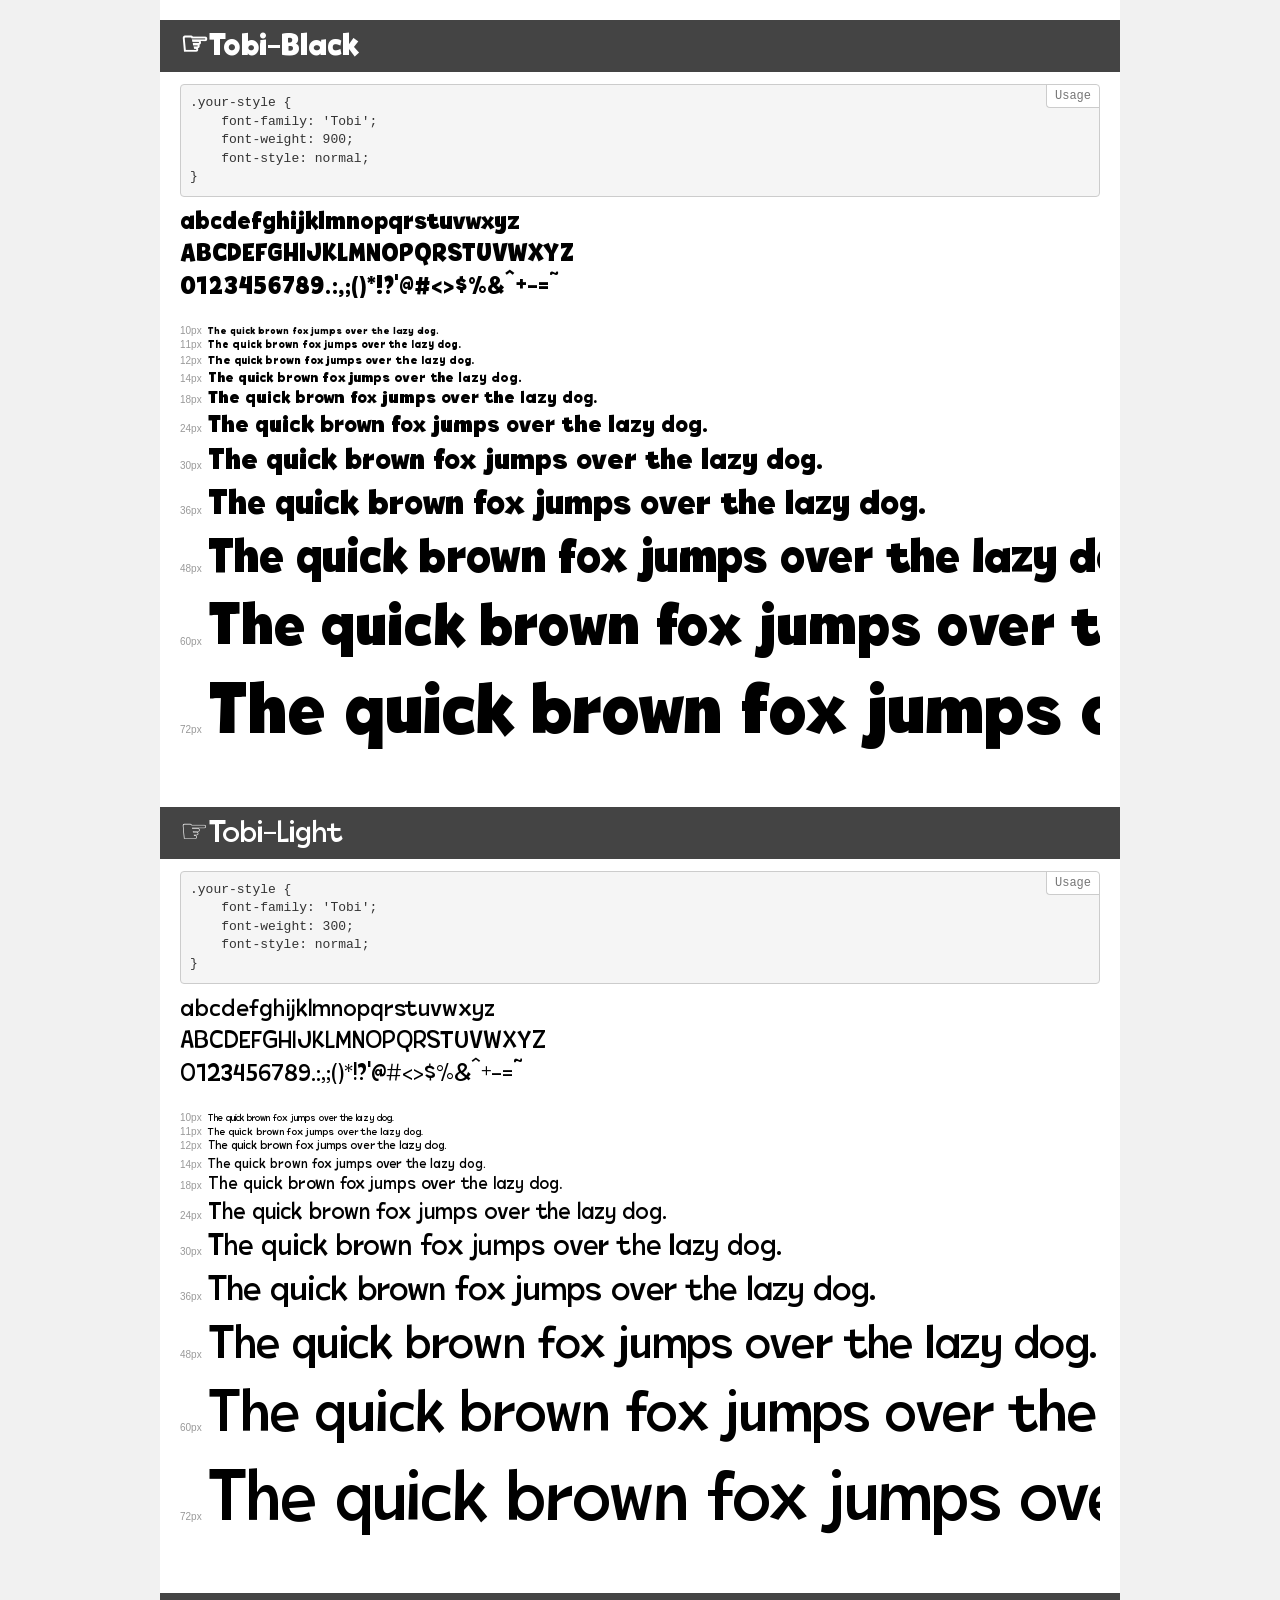
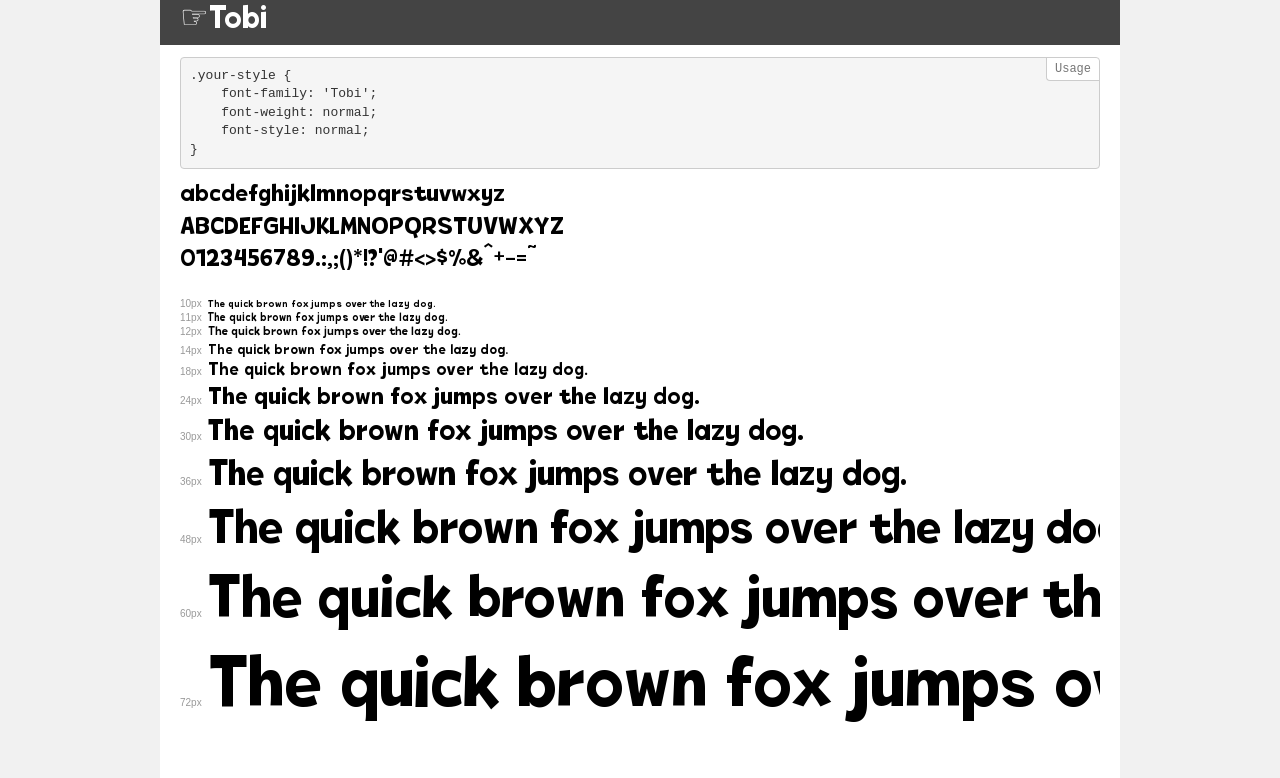
<file: docs/fonts/demo.html>
<!DOCTYPE html>
<html>
<head>
    <meta charset="utf-8">
    <meta http-equiv="X-UA-Compatible" content="IE=edge">
    <meta name="viewport" content="width=device-width, initial-scale=1">
    <meta name="robots" content="noindex, noarchive">
    <meta name="format-detection" content="telephone=no">
    <title>Transfonter demo</title>
    <link href="stylesheet.css" rel="stylesheet">
    <style>
        /*
        http://meyerweb.com/eric/tools/css/reset/
        v2.0 | 20110126
        License: none (public domain)
        */
        html, body, div, span, applet, object, iframe,
        h1, h2, h3, h4, h5, h6, p, blockquote, pre,
        a, abbr, acronym, address, big, cite, code,
        del, dfn, em, img, ins, kbd, q, s, samp,
        small, strike, strong, sub, sup, tt, var,
        b, u, i, center,
        dl, dt, dd, ol, ul, li,
        fieldset, form, label, legend,
        table, caption, tbody, tfoot, thead, tr, th, td,
        article, aside, canvas, details, embed,
        figure, figcaption, footer, header, hgroup,
        menu, nav, output, ruby, section, summary,
        time, mark, audio, video {
            margin: 0;
            padding: 0;
            border: 0;
            font-size: 100%;
            font: inherit;
            vertical-align: baseline;
        }
        /* HTML5 display-role reset for older browsers */
        article, aside, details, figcaption, figure,
        footer, header, hgroup, menu, nav, section {
            display: block;
        }
        body {
            line-height: 1;
        }
        ol, ul {
            list-style: none;
        }
        blockquote, q {
            quotes: none;
        }
        blockquote:before, blockquote:after,
        q:before, q:after {
            content: '';
            content: none;
        }
        table {
            border-collapse: collapse;
            border-spacing: 0;
        }
        /* common styles */
        body {
            background: #f1f1f1;
            color: #000;
        }
        .page {
            background: #fff;
            width: 920px;
            margin: 0 auto;
            padding: 20px 20px 0 20px;
            overflow: hidden;
        }
        .font-container {
            overflow-x: auto;
            overflow-y: hidden;
            margin-bottom: 40px;
            line-height: 1.3;
            white-space: nowrap;
            padding-bottom: 5px;
        }
        h1 {
            position: relative;
            background: #444;
            font-size: 32px;
            color: #fff;
            padding: 10px 20px;
            margin: 0 -20px 12px -20px;
        }
        .letters {
            font-size: 25px;
            margin-bottom: 20px;
        }
        .s10:before {
            content: '10px';
        }
        .s11:before {
            content: '11px';
        }
        .s12:before {
            content: '12px';
        }
        .s14:before {
            content: '14px';
        }
        .s18:before {
            content: '18px';
        }
        .s24:before {
            content: '24px';
        }
        .s30:before {
            content: '30px';
        }
        .s36:before {
            content: '36px';
        }
        .s48:before {
            content: '48px';
        }
        .s60:before {
            content: '60px';
        }
        .s72:before {
            content: '72px';
        }
        .s10:before, .s11:before, .s12:before, .s14:before,
        .s18:before, .s24:before, .s30:before, .s36:before,
        .s48:before, .s60:before, .s72:before {
            font-family: Arial, sans-serif;
            font-size: 10px;
            font-weight: normal;
            font-style: normal;
            color: #999;
            padding-right: 6px;
        }
        pre {
            display: block;
            position: relative;
            padding: 9px;
            margin: 0 0 10px;
            font-family: Monaco, Menlo, Consolas, "Courier New", monospace !important;
            font-size: 13px;
            line-height: 1.428571429;
            color: #333;
            font-weight: normal !important;
            font-style: normal !important;
            background-color: #f5f5f5;
            border: 1px solid #ccc;
            overflow-x: auto;
            border-radius: 4px;
        }
        pre:after {
            display: block;
            position: absolute;
            right: 0;
            top: 0;
            content: 'Usage';
            line-height: 1;
            padding: 5px 8px;
            font-size: 12px;
            color: #767676;
            background-color: #fff;
            border: 1px solid #ccc;
            border-right: none;
            border-top: none;
            border-radius: 0 4px 0 4px;
            z-index: 10;
        }
        /* responsive */
        @media (max-width: 959px) {
            .page {
                width: auto;
                margin: 0;
            }
        }
    </style>
</head>
<body>
<div class="page">
    <div class="demo" style="font-family: 'Tobi'; font-weight: 900; font-style: normal;">
        <h1>☞Tobi-Black</h1>
        <pre>.your-style {
    font-family: 'Tobi';
    font-weight: 900;
    font-style: normal;
}</pre>
        <div class="font-container">
            <p class="letters">
                abcdefghijklmnopqrstuvwxyz<br>
ABCDEFGHIJKLMNOPQRSTUVWXYZ<br>
                0123456789.:,;()*!?'@#<>$%&^+-=~
            </p>
            <p class="s10" style="font-size: 10px;">The quick brown fox jumps over the lazy dog.</p>
            <p class="s11" style="font-size: 11px;">The quick brown fox jumps over the lazy dog.</p>
            <p class="s12" style="font-size: 12px;">The quick brown fox jumps over the lazy dog.</p>
            <p class="s14" style="font-size: 14px;">The quick brown fox jumps over the lazy dog.</p>
            <p class="s18" style="font-size: 18px;">The quick brown fox jumps over the lazy dog.</p>
            <p class="s24" style="font-size: 24px;">The quick brown fox jumps over the lazy dog.</p>
            <p class="s30" style="font-size: 30px;">The quick brown fox jumps over the lazy dog.</p>
            <p class="s36" style="font-size: 36px;">The quick brown fox jumps over the lazy dog.</p>
            <p class="s48" style="font-size: 48px;">The quick brown fox jumps over the lazy dog.</p>
            <p class="s60" style="font-size: 60px;">The quick brown fox jumps over the lazy dog.</p>
            <p class="s72" style="font-size: 72px;">The quick brown fox jumps over the lazy dog.</p>
        </div>
    </div>
    <div class="demo" style="font-family: 'Tobi'; font-weight: 300; font-style: normal;">
        <h1>☞Tobi-Light</h1>
        <pre>.your-style {
    font-family: 'Tobi';
    font-weight: 300;
    font-style: normal;
}</pre>
        <div class="font-container">
            <p class="letters">
                abcdefghijklmnopqrstuvwxyz<br>
ABCDEFGHIJKLMNOPQRSTUVWXYZ<br>
                0123456789.:,;()*!?'@#<>$%&^+-=~
            </p>
            <p class="s10" style="font-size: 10px;">The quick brown fox jumps over the lazy dog.</p>
            <p class="s11" style="font-size: 11px;">The quick brown fox jumps over the lazy dog.</p>
            <p class="s12" style="font-size: 12px;">The quick brown fox jumps over the lazy dog.</p>
            <p class="s14" style="font-size: 14px;">The quick brown fox jumps over the lazy dog.</p>
            <p class="s18" style="font-size: 18px;">The quick brown fox jumps over the lazy dog.</p>
            <p class="s24" style="font-size: 24px;">The quick brown fox jumps over the lazy dog.</p>
            <p class="s30" style="font-size: 30px;">The quick brown fox jumps over the lazy dog.</p>
            <p class="s36" style="font-size: 36px;">The quick brown fox jumps over the lazy dog.</p>
            <p class="s48" style="font-size: 48px;">The quick brown fox jumps over the lazy dog.</p>
            <p class="s60" style="font-size: 60px;">The quick brown fox jumps over the lazy dog.</p>
            <p class="s72" style="font-size: 72px;">The quick brown fox jumps over the lazy dog.</p>
        </div>
    </div>
    <div class="demo" style="font-family: 'Tobi'; font-weight: normal; font-style: normal;">
        <h1>☞Tobi</h1>
        <pre>.your-style {
    font-family: 'Tobi';
    font-weight: normal;
    font-style: normal;
}</pre>
        <div class="font-container">
            <p class="letters">
                abcdefghijklmnopqrstuvwxyz<br>
ABCDEFGHIJKLMNOPQRSTUVWXYZ<br>
                0123456789.:,;()*!?'@#<>$%&^+-=~
            </p>
            <p class="s10" style="font-size: 10px;">The quick brown fox jumps over the lazy dog.</p>
            <p class="s11" style="font-size: 11px;">The quick brown fox jumps over the lazy dog.</p>
            <p class="s12" style="font-size: 12px;">The quick brown fox jumps over the lazy dog.</p>
            <p class="s14" style="font-size: 14px;">The quick brown fox jumps over the lazy dog.</p>
            <p class="s18" style="font-size: 18px;">The quick brown fox jumps over the lazy dog.</p>
            <p class="s24" style="font-size: 24px;">The quick brown fox jumps over the lazy dog.</p>
            <p class="s30" style="font-size: 30px;">The quick brown fox jumps over the lazy dog.</p>
            <p class="s36" style="font-size: 36px;">The quick brown fox jumps over the lazy dog.</p>
            <p class="s48" style="font-size: 48px;">The quick brown fox jumps over the lazy dog.</p>
            <p class="s60" style="font-size: 60px;">The quick brown fox jumps over the lazy dog.</p>
            <p class="s72" style="font-size: 72px;">The quick brown fox jumps over the lazy dog.</p>
        </div>
    </div>
</div>
</body>
</html>
</file>
<file: docs/fonts/stylesheet.css>
@font-face {
    font-family: 'Tobi';
    src: url('Tobi-Black.eot');
    src: local('☞Tobi-Black'), local('Tobi-Black'),
        url('Tobi-Black.eot?#iefix') format('embedded-opentype'),
        url('Tobi-Black.woff2') format('woff2'),
        url('Tobi-Black.woff') format('woff'),
        url('Tobi-Black.ttf') format('truetype');
    font-weight: 900;
    font-style: normal;
}

@font-face {
    font-family: 'Tobi';
    src: url('Tobi-Light.eot');
    src: local('☞Tobi-Light'), local('Tobi-Light'),
        url('Tobi-Light.eot?#iefix') format('embedded-opentype'),
        url('Tobi-Light.woff2') format('woff2'),
        url('Tobi-Light.woff') format('woff'),
        url('Tobi-Light.ttf') format('truetype');
    font-weight: 300;
    font-style: normal;
}

@font-face {
    font-family: 'Tobi';
    src: url('Tobi.eot');
    src: local('☞Tobi'), local('Tobi'),
        url('Tobi.eot?#iefix') format('embedded-opentype'),
        url('Tobi.woff2') format('woff2'),
        url('Tobi.woff') format('woff'),
        url('Tobi.ttf') format('truetype');
    font-weight: normal;
    font-style: normal;
}
</file>
